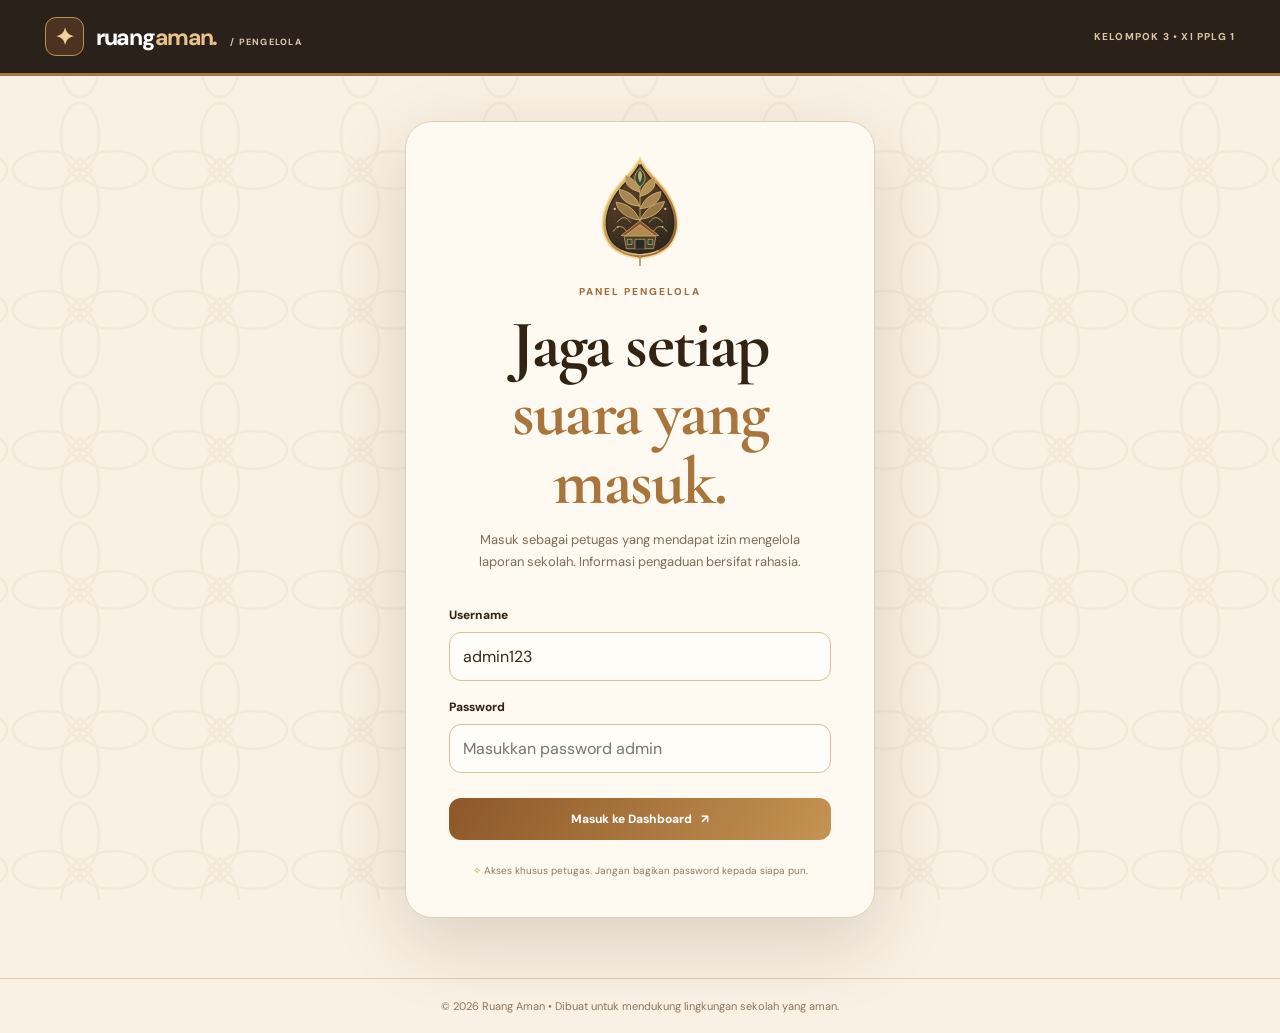
<file: index.html>
<!doctype html>
<html lang="id"><head><meta charset="utf-8"/><meta name="viewport" content="width=device-width,initial-scale=1"/><meta name="theme-color" content="#281c14"/>
<title>Dashboard Pengelola — Ruang Aman</title><link rel="preconnect" href="https://fonts.googleapis.com"/><link rel="preconnect" href="https://fonts.gstatic.com" crossorigin/><link href="https://fonts.googleapis.com/css2?family=DM+Sans:wght@400;500;600;700;800&family=Cormorant+Garamond:wght@500;600;700&display=swap" rel="stylesheet"/><link rel="stylesheet" href="admin.css"/></head>
<body>
<header class="top"><a class="brand" href="index.html"><span class="emblem">✦</span><span>ruang<b>aman.</b> <small>/ PENGELOLA</small></span></a><div class="top-right"><span class="top-badge">KELOMPOK 3 • XI PPLG 1</span><button class="button ghost" id="logout" type="button" hidden>Keluar</button></div></header>
<main>
<section id="startup-panel" class="login-area" aria-live="polite"><div class="login-card startup-card"><div class="logo-crest"><img src="gunungan.svg" alt="Gunungan Ruang Aman"/></div><div class="eyebrow">RUANG AMAN • PENGELOLA</div><h1>Selamat <em>datang.</em></h1><p id="startup-message">Memeriksa sesi masuk...</p><div class="startup-actions"><button type="button" class="button outline" id="startup-manual">Masuk dengan akun</button></div></div></section><section id="login-panel" class="login-area" hidden><div class="login-card"><div class="logo-crest"><img src="gunungan.svg" alt="Gunungan wayang"/></div><div class="eyebrow">PANEL PENGELOLA</div><h1>Jaga setiap<br/><em>suara yang masuk.</em></h1><p>Masuk sebagai petugas yang mendapat izin mengelola laporan sekolah. Informasi pengaduan bersifat rahasia.</p><form id="login-form"><label for="username">Username</label><input id="username" name="username" value="admin123" autocomplete="username" required/><label for="password">Password</label><input id="password" type="password" autocomplete="current-password" required placeholder="Masukkan password admin"/><button class="button primary" type="submit" id="login-btn">Masuk ke Dashboard <span aria-hidden="true">↗</span></button><p class="feedback" id="login-error" role="alert" hidden></p></form><small class="privacy"><span>✧</span> Akses khusus petugas. Jangan bagikan password kepada siapa pun.</small></div></section>
<section id="dashboard" class="dashboard" hidden>
<div class="page-hero"><div><span class="eyebrow">RUANG AMAN • SWARA KABECIKAN</span><h1>Dashboard <em>Laporan.</em></h1><p>Terima, tinjau, dan tindak lanjuti laporan secara bertanggung jawab.</p></div><img src="gunungan.svg" alt=""/></div>
<div class="stats" aria-label="Ringkasan status laporan"><article><small>JUMLAH DITEMUKAN</small><strong id="stat-total">0</strong><span>Data yang berhasil dimuat</span></article><article><small>DITERIMA</small><strong id="stat-new">0</strong><span>Menunggu peninjauan</span></article><article><small>DALAM PROSES</small><strong id="stat-review">0</strong><span>Ditinjau / ditindaklanjuti</span></article><article><small>SELESAI</small><strong id="stat-done">0</strong><span>Penanganan tercatat selesai</span></article></div>
<div class="work"><section class="report-list-panel"><div class="work-head"><div><span class="eyebrow">PENGADUAN MASUK</span><h2>Daftar Laporan</h2></div><button id="refresh" class="button outline" type="button">↻ Muat Ulang</button></div><div class="controls"><label class="visually-hidden" for="search">Cari ID, lokasi, atau jenis</label><input id="search" placeholder="Cari ID, jenis, atau lokasi..." type="search"/><label class="visually-hidden" for="filter">Filter status</label><select id="filter"><option value="">Semua status</option><option>Diterima</option><option>Ditinjau</option><option>Ditindaklanjuti</option><option>Selesai</option></select></div><p id="list-message" class="feedback" role="status"></p><div id="report-list" class="reports" aria-live="polite"></div></section>
<section id="detail" class="detail-panel"><div class="detail-empty"><span>✧</span><h2>Pilih laporan</h2><p>Klik salah satu laporan di sebelah kiri untuk melihat kronologi, status, dan tindakan.</p></div></section></div>
<p class="dashboard-foot">Data laporan bersifat pribadi. Hanya petugas resmi sekolah yang boleh mengakses. Jika ada keadaan mendesak, lakukan penanganan langsung di luar sistem ini.</p>
</section>
</main>
<dialog id="delete-dialog" class="delete-dialog" aria-labelledby="delete-title">
  <div class="delete-dialog-header"><span class="danger-dot" aria-hidden="true">!</span><div><span class="eyebrow">KONFIRMASI PENGHAPUSAN</span><h2 id="delete-title">Hapus laporan?</h2></div></div>
  <p>Ini akan <strong>menghapus permanen</strong> laporan <strong id="delete-id"></strong> beserta riwayat statusnya. Pelapor tidak dapat lagi mengecek ID ini. Tindakan tidak bisa dibatalkan.</p>
  <label for="delete-confirm-input">Ketik ID laporan untuk konfirmasi</label>
  <input id="delete-confirm-input" type="text" autocomplete="off" spellcheck="false" placeholder="RM-..."/>
  <p class="feedback" id="delete-error" role="alert" hidden></p>
  <div class="delete-buttons"><button type="button" class="button outline" id="delete-cancel">Batal</button><button type="button" class="button danger" id="delete-submit" disabled>Ya, Hapus Permanen</button></div>
</dialog>
<div id="toast" class="toast" role="status" hidden></div>
<footer>© 2026 Ruang Aman • Dibuat untuk mendukung lingkungan sekolah yang aman.</footer>
<script>
(()=>{
  const reveal=(message)=>{
    const loading=document.getElementById('startup-panel');
    const login=document.getElementById('login-panel');
    const notice=document.getElementById('login-error');
    if(!loading||loading.hidden||!login)return;
    loading.hidden=true;
    login.hidden=false;
    if(notice){notice.textContent=message;notice.hidden=false;}
  };
  window.RA_SHOW_LOGIN=reveal;
  document.getElementById('startup-manual')?.addEventListener('click',()=>{
    window.RA_SKIP_BOOT=true;
    reveal('Silakan masuk menggunakan akun pengelola.');
  });
  window.setTimeout(()=>reveal('Pemeriksaan sesi terlalu lama. Silakan masuk atau muat ulang halaman.'),11000);
  window.addEventListener('error',event=>{
    if(/(?:^|\/)admin\.js(?:\?|$)/.test(String(event.filename||'')))
      reveal('Halaman tidak selesai dimuat. Muat ulang halaman atau hubungi pengelola.');
  });
})();
</script>
<script src="supabase-config.js?ra=20261117"></script><script src="admin.js?ra=20261117"></script>
</body></html>
</file>
<file: admin.css>
:root{--ink:#332315;--dark:#231913;--gold:#dcb477;--light:#fbf5e9;--card:#fffaf1;--line:#e1cdb1;--muted:#80694f}*{box-sizing:border-box}body{margin:0;background:#f9f1e3;color:var(--ink);font-family:'DM Sans',sans-serif;min-height:100dvh}body:before{content:"";position:fixed;inset:0;z-index:-1;pointer-events:none;background:url('kawung.svg') center/140px repeat;opacity:.08}button,input,select,textarea{font:inherit}button{cursor:pointer}button:disabled{opacity:.6;cursor:wait}[hidden]{display:none!important}.visually-hidden{position:absolute;width:1px;height:1px;overflow:hidden;clip-path:inset(50%)}.top{background:#2a211b;color:#fff5e7;min-height:76px;padding:14px clamp(16px,3.5vw,65px);display:flex;align-items:center;justify-content:space-between;gap:18px;border-bottom:3px solid #a6773c}.brand{display:flex;align-items:center;gap:12px;color:#fff;text-decoration:none;font-size:23px;font-weight:800;letter-spacing:-.05em}.brand b{color:#e9c28c}.brand small{font-size:9px;letter-spacing:.14em;color:#d9c7b1;margin-left:9px}.emblem{width:39px;height:39px;display:grid;place-items:center;border:1px solid #b89158;border-radius:11px;background:#4c3220;color:#f1d19d}.top-right{display:flex;gap:15px;align-items:center}.top-badge{font-size:10px;letter-spacing:.12em;font-weight:800;color:#ddc3a1}.button{border:none;border-radius:12px;font-weight:800;font-size:12px;padding:13px 18px;display:inline-flex;justify-content:center;align-items:center;gap:9px;transition:transform .2s,background .2s}.button:hover{transform:translateY(-1px)}.button.primary{background:linear-gradient(120deg,#8d5729,#c59352);color:#fff}.button.ghost{border:1px solid #b18b59;color:#f3d8ad;background:transparent}.button.outline{border:1px solid #b79a78;background:#fff8ea;color:#6c4724}.login-area{min-height:calc(100dvh - 154px);padding:45px 16px 60px;display:grid;place-items:center}.login-card{position:relative;overflow:hidden;width:min(470px,100%);background:var(--card);border:1px solid var(--line);border-radius:27px;padding:32px clamp(22px,4vw,43px) 38px;box-shadow:0 25px 75px #37231227;text-align:center}.logo-crest{height:115px;margin-bottom:16px}.logo-crest img{height:100%;width:100%;object-fit:contain}.eyebrow{font-size:10px;letter-spacing:.2em;font-weight:800;color:#a16c3c}.login-card h1,.page-hero h1{font:700 clamp(43px,6.2vw,67px)/1.02 'Cormorant Garamond',Georgia,serif;letter-spacing:-.027em;margin:13px 0}.login-card h1 em,.page-hero h1 em{color:#a8753d;font-style:normal}.login-card>p{color:#806c54;font-size:13px;line-height:1.7;max-width:345px;margin:10px auto 25px}.login-card form{display:grid;gap:9px;text-align:left}.login-card label{font-size:12px;font-weight:800;margin-top:9px}.login-card input,.controls input,.controls select,textarea,.detail-panel select{width:100%;border-radius:12px;border:1px solid #d8bf9e;background:#fffdf7;padding:13px;color:#39291c;outline:none}.login-card input:focus,.controls input:focus,.controls select:focus,textarea:focus{border-color:#9b7040;box-shadow:0 0 0 3px #cbab7d44}.login-card form button{margin-top:16px}.privacy{display:block;margin-top:23px;color:#8f785f;font-size:10px;line-height:1.6}.privacy span{color:#b88a53}.feedback{font-size:12px;font-weight:700;color:#8c4e31;line-height:1.6}.dashboard{max-width:1480px;margin:auto;padding:clamp(22px,3.5vw,55px)}.page-hero{background:linear-gradient(120deg,#34241b,#56402d);color:#fcf1d7;border-radius:25px;display:flex;align-items:center;justify-content:space-between;gap:10px;padding:24px clamp(22px,4vw,56px);margin-bottom:24px;position:relative;overflow:hidden}.page-hero:before{content:"";position:absolute;inset:0;background:url('kawung.svg')/140px;opacity:.1}.page-hero>div,.page-hero img{position:relative}.page-hero .eyebrow{color:#e4bc81}.page-hero h1{font-size:clamp(42px,6vw,70px)}.page-hero h1 em{color:#dfb87c}.page-hero p{font-size:13px;color:#d9c8b2;line-height:1.65}.page-hero img{height:160px;width:140px;object-fit:contain;filter:drop-shadow(0 7px 12px #0008)}.stats{display:grid;grid-template-columns:repeat(4,minmax(0,1fr));gap:16px;margin:24px 0}.stats article{background:#fffaf1;border:1px solid #e2cdb0;border-radius:18px;padding:23px;display:flex;flex-direction:column;gap:10px;min-width:0;box-shadow:0 8px 25px #4831140a}.stats small{font-size:10px;font-weight:800;letter-spacing:.11em;color:#80684e}.stats strong{font:700 45px/.9 'Cormorant Garamond',Georgia,serif}.stats span{font-size:11px;color:#8a725a;line-height:1.5}.work{display:grid;grid-template-columns:minmax(330px,0.85fr) minmax(380px,1.15fr);gap:20px;align-items:start}.report-list-panel,.detail-panel{background:#fffaf1;border:1px solid #e0cbb0;border-radius:24px;padding:clamp(18px,3vw,30px);min-height:430px;box-shadow:0 12px 35px #4831140a}.work-head{display:flex;justify-content:space-between;align-items:center;gap:15px}.work-head h2,.detail-panel h2{font:700 33px 'Cormorant Garamond',Georgia,serif;margin:5px 0 15px}.controls{display:grid;grid-template-columns:1fr 145px;gap:9px;margin:15px 0}.reports{display:grid;gap:10px;max-height:660px;overflow:auto}.report-item{width:100%;text-align:left;background:#f7ecdb;border:1px solid #e3cfb2;border-radius:14px;padding:17px;display:grid;gap:10px;color:#503a28}.report-item.active{border-color:#9a6b40;box-shadow:inset 3px 0 0 #9a6b40;background:#f0dfc8}.report-item:hover{background:#f2e4d0}.report-top{display:flex;align-items:center;justify-content:space-between;gap:8px}.report-item strong{font-size:13px;overflow-wrap:anywhere}.report-item small{font-size:10px;color:#7b6952}.chip{display:inline-flex;align-items:center;width:max-content;border-radius:99px;padding:6px 10px;background:#e2c79e;color:#5e3b1e;font-size:10px;font-weight:800}.chip.done{background:#d8e5cf;color:#3d623c}.detail-empty{display:grid;place-content:center;text-align:center;min-height:360px;color:#806950}.detail-empty span{font-size:41px;color:#b18451}.detail-panel h3{font-size:16px;margin:7px 0}.detail-kicker{font-size:10px;font-weight:800;letter-spacing:.15em;color:#9c6d39}.detail-meta{color:#7f6850;font-size:12px;line-height:1.6}.story{white-space:pre-wrap;overflow-wrap:anywhere;line-height:1.75;color:#463626;font-size:13px;background:#f6ead7;border:1px solid #e6d2b7;border-radius:15px;padding:18px;max-height:310px;overflow:auto}.detail-form{display:grid;gap:11px;margin-top:22px}.detail-form label{font-size:12px;font-weight:800}.detail-form textarea{min-height:100px;resize:vertical}.detail-actions{display:flex;gap:10px;align-items:center}.log{margin:12px 0 0;padding-left:19px;color:#795d45;font-size:12px;line-height:2}.dashboard-foot{font-size:11px;line-height:1.7;color:#8d765e;text-align:center;margin-top:28px}footer{border-top:1px solid #e0caac;padding:20px;text-align:center;font-size:11px;color:#8c765b}
@media(max-width:1000px){.work{grid-template-columns:1fr}.reports{max-height:380px}}@media(max-width:650px){.brand{font-size:20px}.brand small,.top-badge{display:none}.page-hero img{height:90px;width:65px}.page-hero{padding:21px}.page-hero h1{font-size:42px}.stats{grid-template-columns:repeat(2,minmax(0,1fr));gap:10px}.stats article{padding:16px}.stats strong{font-size:38px}.dashboard{padding:15px}.report-list-panel,.detail-panel{padding:16px}.work-head{align-items:start}.work-head h2{font-size:29px}.controls{grid-template-columns:1fr}.button{padding:11px 12px}.top{padding:13px}}@media(prefers-reduced-motion:reduce){*,*:before,*:after{transition:none!important;animation:none!important}}


.startup-card{max-width:400px}.startup-card p{font-weight:700;color:#795b40}.danger-heading{margin-top:24px!important}.danger-zone{margin-top:10px;padding:20px;border-radius:17px;border:1px solid #dfb4a6;background:linear-gradient(120deg,#fff4ef,#fffaf6);display:flex;gap:16px;align-items:center;justify-content:space-between}.danger-copy strong{color:#8e3024;font-size:13px}.danger-copy p{font-size:11px;line-height:1.6;color:#906b60;margin:7px 0 0}.button.danger{background:#9b372b;color:white;white-space:nowrap}.button.danger:hover{background:#82251a}.button.danger:focus-visible{outline:3px solid #e9a18f;outline-offset:2px}.delete-dialog{width:min(480px,calc(100vw - 28px));border:1px solid #d8b9a3;border-radius:23px;background:#fffbf4;padding:clamp(22px,4vw,34px);box-shadow:0 26px 80px #21140dcc;color:#3d2a1f}.delete-dialog::backdrop{background:#1f1713b9;backdrop-filter:blur(5px)}.delete-dialog-header{display:flex;align-items:center;gap:14px}.delete-dialog h2{font:700 35px/1.1 'Cormorant Garamond',Georgia,serif;margin:4px 0}.delete-dialog>p{font-size:13px;line-height:1.75;color:#654d3e}.delete-dialog>label{display:block;font-size:12px;font-weight:800;margin:17px 0 9px}.delete-dialog input{width:100%;border:1px solid #caa789;border-radius:11px;padding:12px 13px;background:white;color:#3f2b21;outline:none}.delete-dialog input:focus{box-shadow:0 0 0 3px #caa78966}.delete-buttons{display:flex;justify-content:flex-end;gap:10px;margin-top:24px}.danger-dot{display:grid;place-items:center;width:42px;height:42px;border-radius:50%;background:#f3d9cc;color:#922f24;font-weight:800;font-size:25px}.toast{position:fixed;left:50%;bottom:22px;transform:translateX(-50%);z-index:100;max-width:min(90vw,480px);padding:14px 22px;background:#2b231c;color:#f9e9d1;border:1px solid #d2a66e;border-radius:13px;box-shadow:0 10px 35px #1f110d55;font-size:12px;font-weight:800;text-align:center}@media(max-width:650px){.danger-zone{flex-direction:column;align-items:stretch}.delete-buttons{flex-wrap:wrap}.delete-buttons button{flex:1}}

.startup-card h1{font-size:clamp(37px,5vw,53px);margin-top:12px}
.startup-card #startup-message{margin:15px auto;color:#6d5746;font-weight:600}
.startup-actions{display:flex;justify-content:center;margin-top:18px}
.startup-actions .button{width:100%;max-width:260px}
</file>
